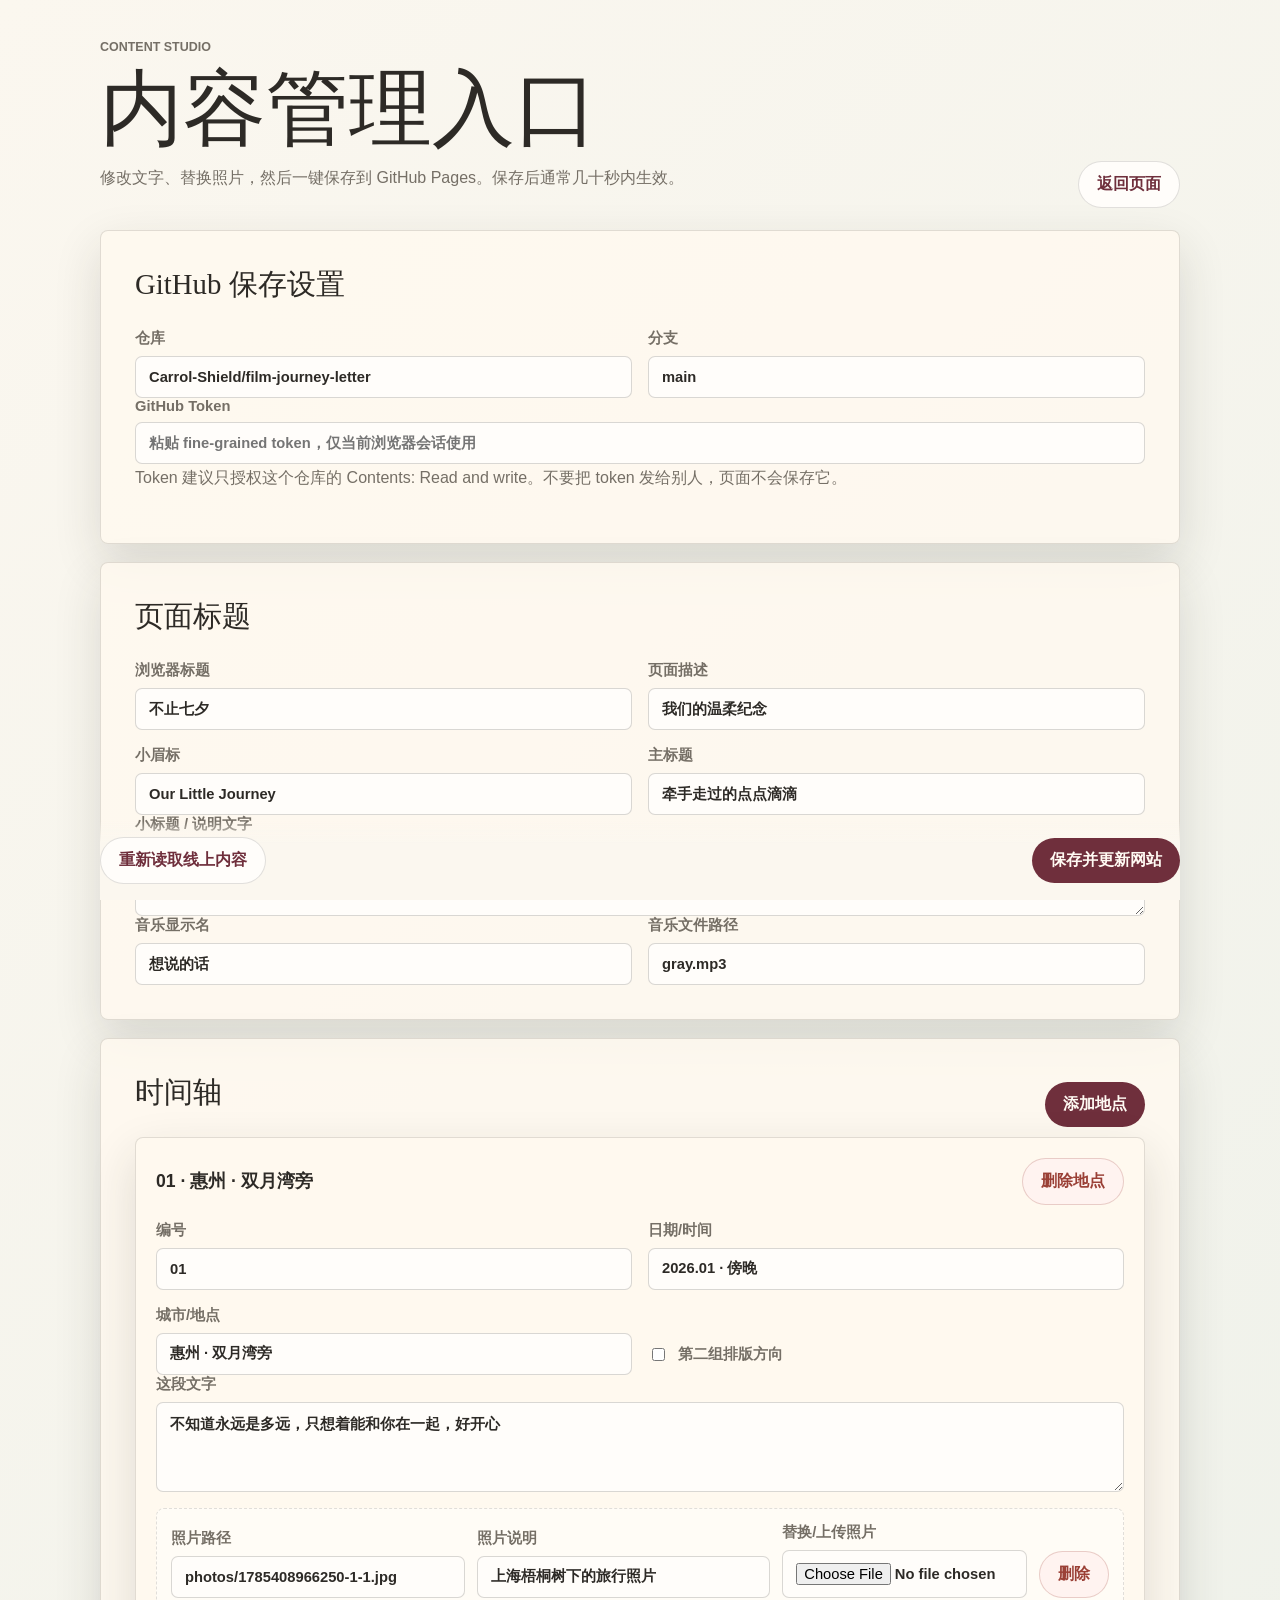
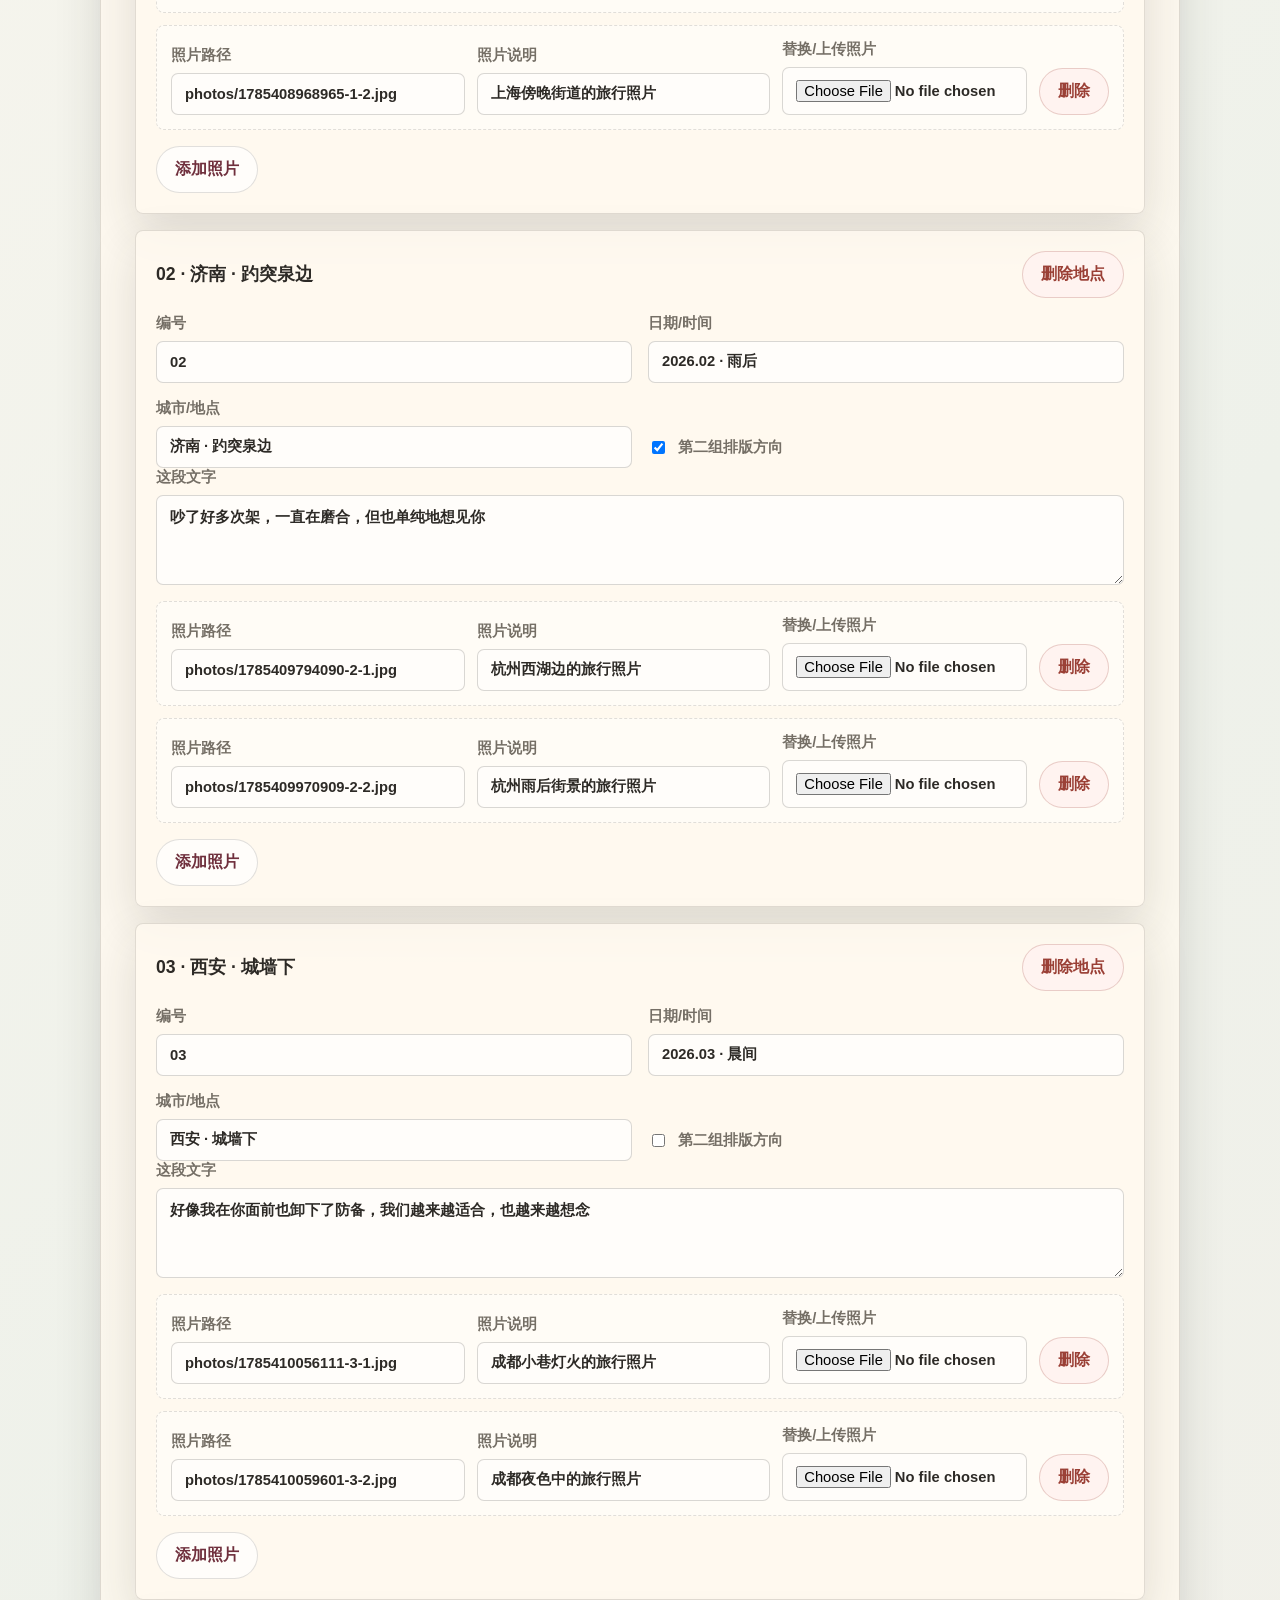
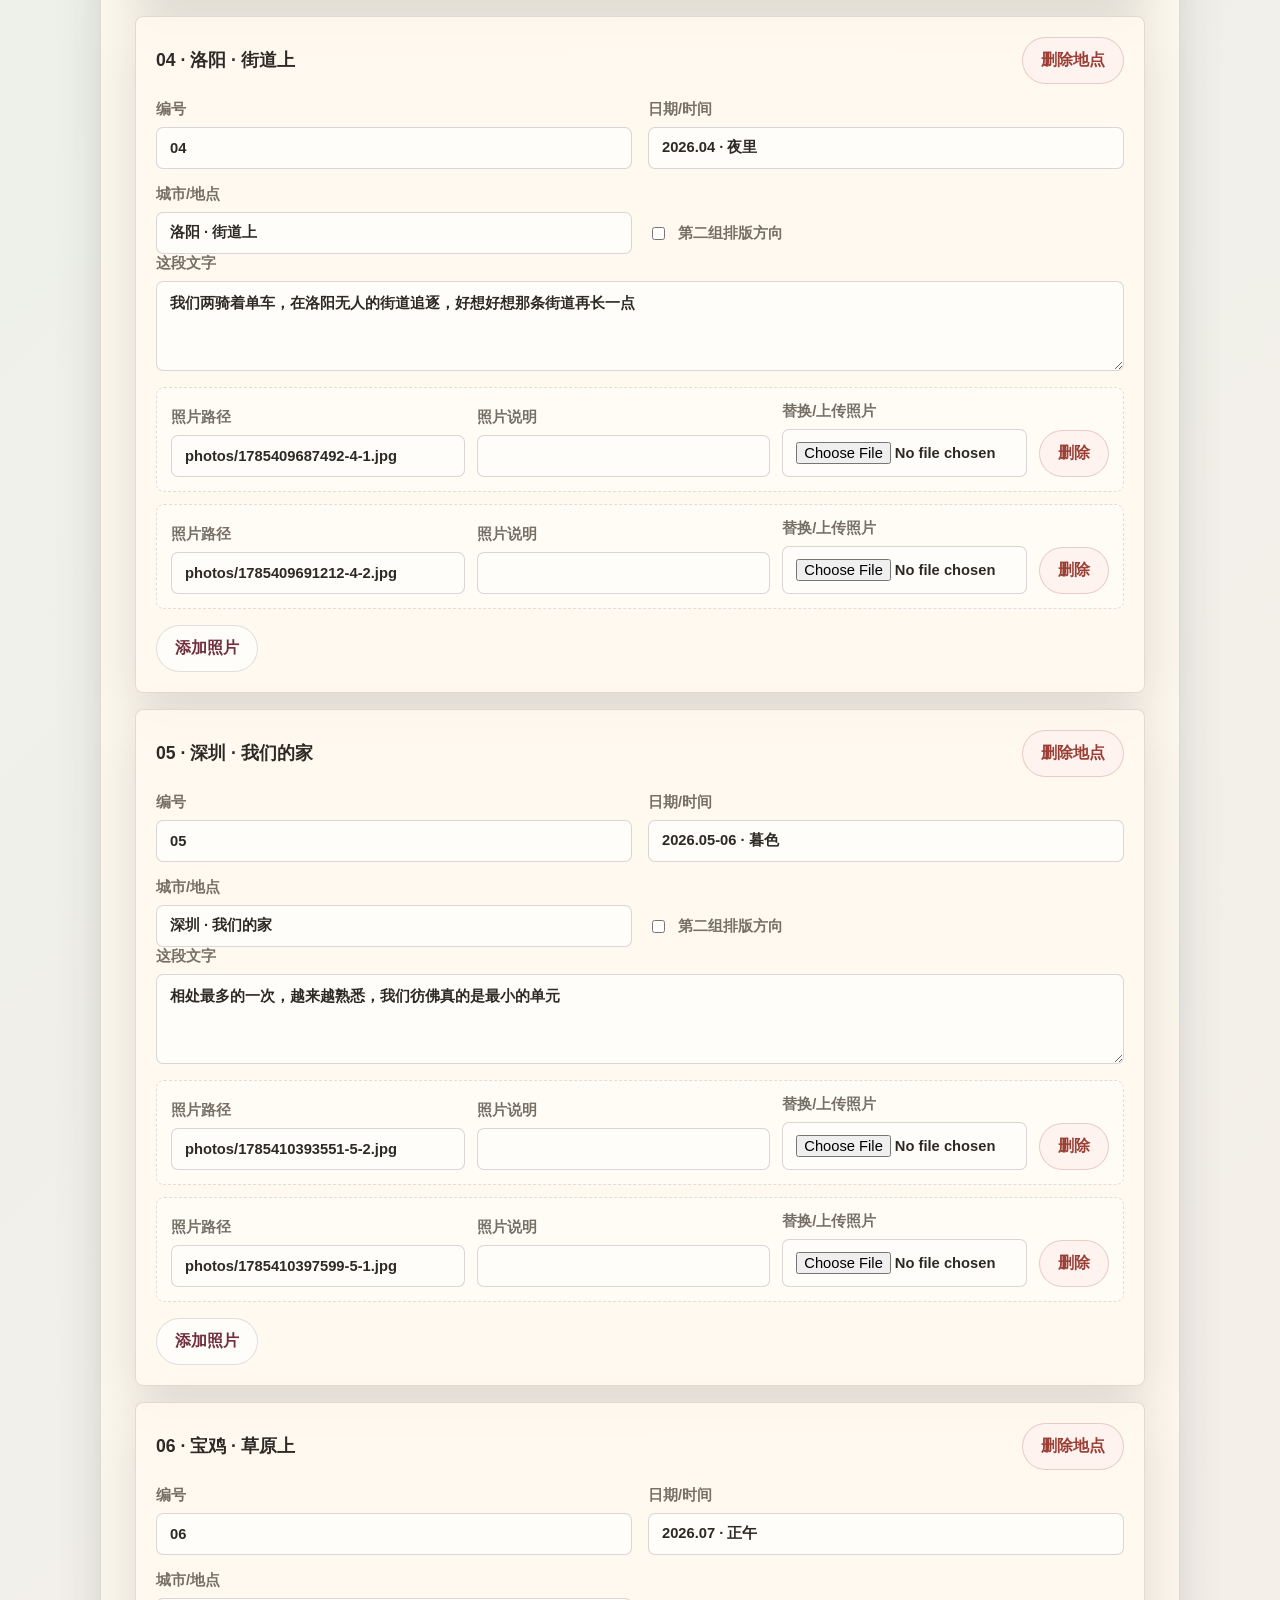
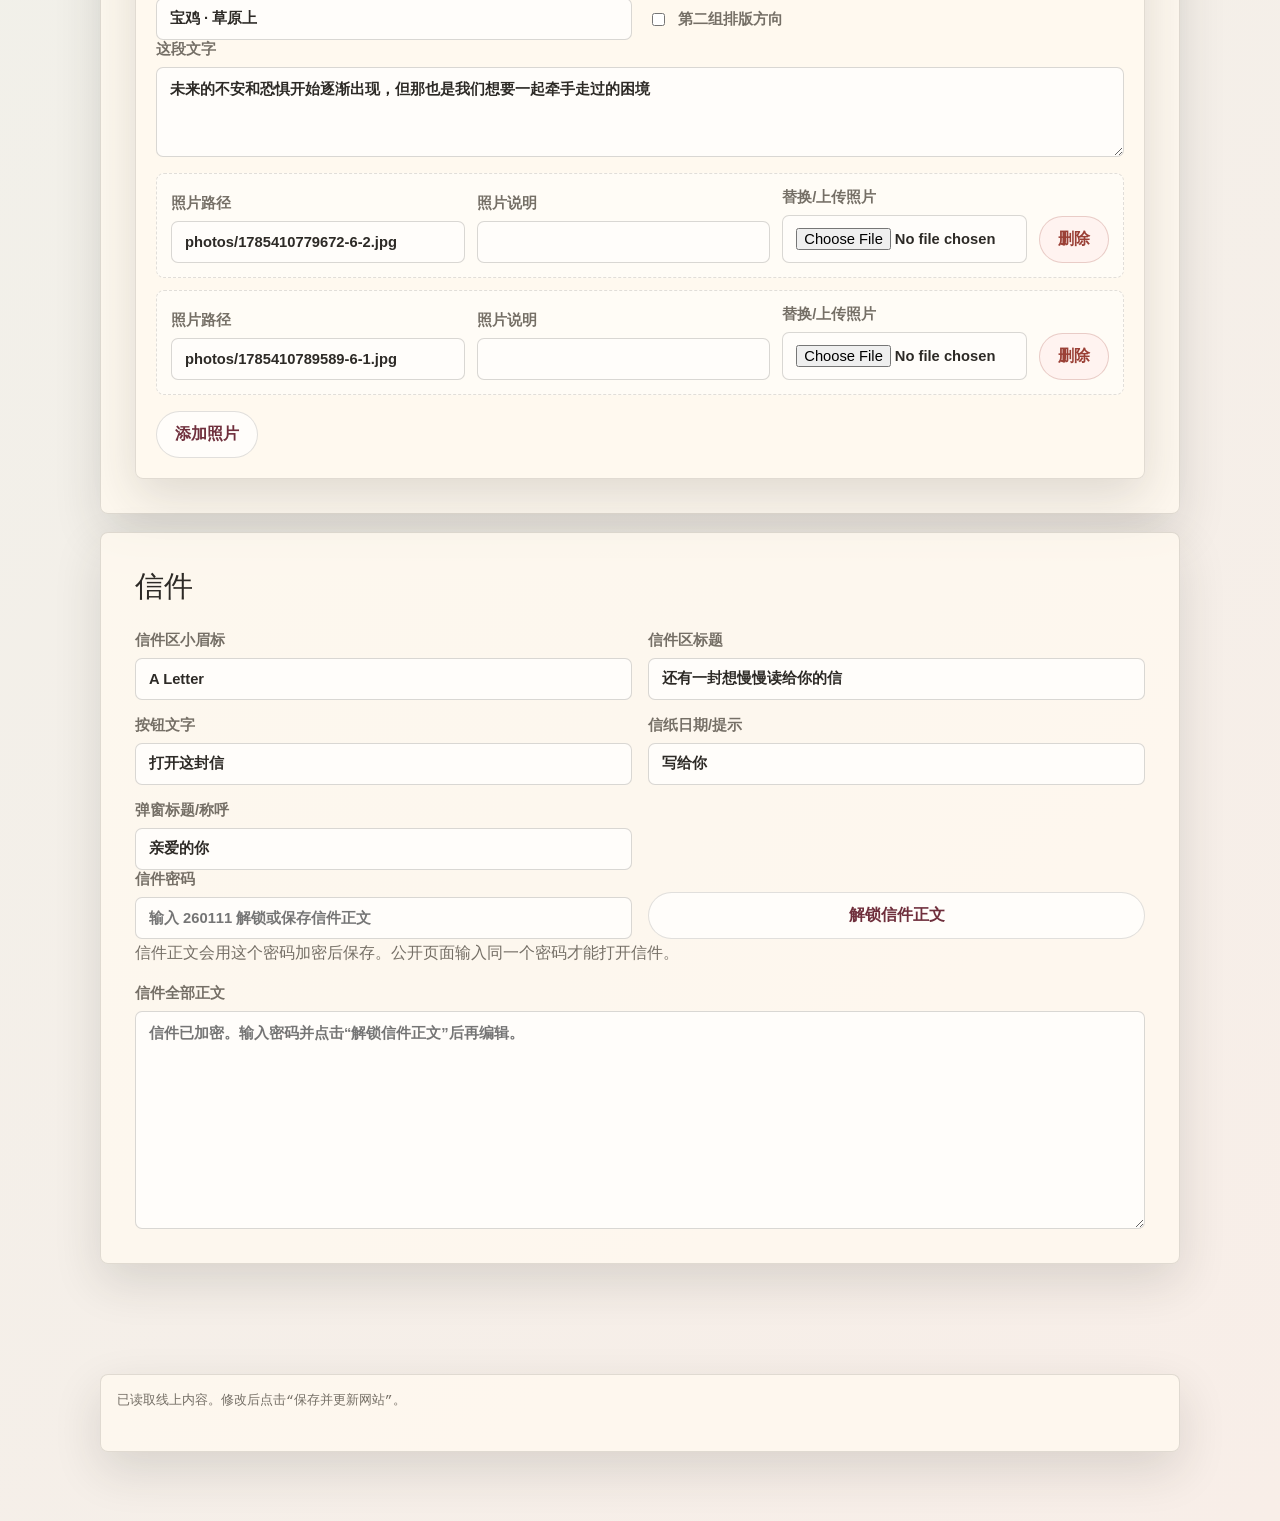
<file: admin.html>
<!doctype html>
<html lang="zh-CN">
  <head>
    <meta charset="utf-8" />
    <meta name="viewport" content="width=device-width, initial-scale=1" />
    <title>内容管理 · 给你的胶片旅行</title>
    <link rel="stylesheet" href="admin.css" />
  </head>
  <body>
    <main class="admin-shell">
      <header class="admin-header">
        <div>
          <p class="eyebrow">Content Studio</p>
          <h1>内容管理入口</h1>
          <p>修改文字、替换照片，然后一键保存到 GitHub Pages。保存后通常几十秒内生效。</p>
        </div>
        <a href="index.html" class="ghost-link">返回页面</a>
      </header>

      <section class="panel auth-panel">
        <h2>GitHub 保存设置</h2>
        <div class="grid two">
          <label>仓库
            <input id="repoInput" value="Carrol-Shield/film-journey-letter" autocomplete="off" />
          </label>
          <label>分支
            <input id="branchInput" value="main" autocomplete="off" />
          </label>
        </div>
        <label>GitHub Token
          <input id="tokenInput" type="password" placeholder="粘贴 fine-grained token，仅当前浏览器会话使用" autocomplete="off" />
        </label>
        <p class="hint">Token 建议只授权这个仓库的 Contents: Read and write。不要把 token 发给别人，页面不会保存它。</p>
      </section>

      <section class="panel">
        <h2>页面标题</h2>
        <div class="grid two">
          <label>浏览器标题
            <input data-path="meta.title" />
          </label>
          <label>页面描述
            <input data-path="meta.description" />
          </label>
          <label>小眉标
            <input data-path="hero.eyebrow" />
          </label>
          <label>主标题
            <input data-path="hero.title" />
          </label>
        </div>
        <label>小标题 / 说明文字
          <textarea data-path="hero.subtitle" rows="3"></textarea>
        </label>
        <div class="grid two">
          <label>音乐显示名
            <input data-path="hero.musicLabel" />
          </label>
          <label>音乐文件路径
            <input data-path="hero.musicSrc" />
          </label>
        </div>
      </section>

      <section class="panel">
        <div class="section-title-row">
          <h2>时间轴</h2>
          <button type="button" id="addTimeline">添加地点</button>
        </div>
        <div id="timelineEditor" class="stack"></div>
      </section>

      <section class="panel">
        <h2>信件</h2>
        <div class="grid two">
          <label>信件区小眉标
            <input data-path="letter.sectionEyebrow" />
          </label>
          <label>信件区标题
            <input data-path="letter.sectionTitle" />
          </label>
          <label>按钮文字
            <input data-path="letter.buttonText" />
          </label>
          <label>信纸日期/提示
            <input data-path="letter.paperDate" />
          </label>
          <label>弹窗标题/称呼
            <input data-path="letter.dialogTitle" />
          </label>
        </div>
        <div class="grid two letter-lock-row">
          <label>信件密码
            <input id="letterPasswordInput" type="password" placeholder="输入 260111 解锁或保存信件正文" autocomplete="off" />
          </label>
          <button type="button" id="unlockLetterBody" class="secondary inline-action">解锁信件正文</button>
        </div>
        <p class="hint">信件正文会用这个密码加密后保存。公开页面输入同一个密码才能打开信件。</p>
        <label>信件全部正文
          <textarea data-path="letter.body" rows="12"></textarea>
        </label>
      </section>

      <section class="actions">
        <button type="button" id="reloadContent" class="secondary">重新读取线上内容</button>
        <button type="button" id="saveContent">保存并更新网站</button>
      </section>

      <pre id="status" class="status">准备就绪。</pre>
    </main>

    <template id="timelineTemplate">
      <article class="editor-card timeline-card">
        <div class="card-head">
          <strong class="item-title"></strong>
          <button type="button" class="danger remove-item">删除地点</button>
        </div>
        <div class="grid two">
          <label>编号
            <input data-field="id" />
          </label>
          <label>日期/时间
            <input data-field="date" />
          </label>
          <label>城市/地点
            <input data-field="place" />
          </label>
          <label class="checkline">
            <input type="checkbox" data-field="reverse" /> 第二组排版方向
          </label>
        </div>
        <label>这段文字
          <textarea data-field="text" rows="4"></textarea>
        </label>
        <div class="photo-editor"></div>
        <button type="button" class="secondary add-photo">添加照片</button>
      </article>
    </template>

    <template id="photoTemplate">
      <div class="photo-row">
        <label>照片路径
          <input data-field="src" />
        </label>
        <label>照片说明
          <input data-field="alt" />
        </label>
        <label>替换/上传照片
          <input type="file" data-field="file" accept="image/*" />
        </label>
        <button type="button" class="danger remove-photo">删除</button>
      </div>
    </template>

    <script src="admin.js"></script>
  </body>
</html>
</file>
<file: admin.css>
:root {
  --ink: #2d2a26;
  --muted: #756f66;
  --paper: #fff9ef;
  --rose: #b96f78;
  --wine: #6f2f3c;
  --moss: #596448;
  --line: rgba(45, 42, 38, 0.14);
  --shadow: 0 18px 48px rgba(45, 42, 38, 0.14);
}
* { box-sizing: border-box; }
body {
  margin: 0;
  color: var(--ink);
  font-family: "Microsoft YaHei", "PingFang SC", Arial, sans-serif;
  background: linear-gradient(135deg, #fbf7ef, #eef1ea 44%, #f8eee8);
}
.admin-shell { width: min(1080px, calc(100% - 28px)); margin: 0 auto; padding: 36px 0 56px; }
.admin-header { display: flex; align-items: end; justify-content: space-between; gap: 24px; margin-bottom: 22px; }
.eyebrow { margin: 0 0 10px; color: var(--wine); font-weight: 800; font-size: .78rem; text-transform: uppercase; }
h1, h2, p { margin-top: 0; }
h1 { margin-bottom: 12px; font-family: Georgia, "STSong", serif; font-size: clamp(2.4rem, 7vw, 5.2rem); font-weight: 500; line-height: 1; }
h2 { font-family: Georgia, "STSong", serif; font-weight: 500; font-size: 1.8rem; }
.admin-header p, .hint { color: var(--muted); line-height: 1.8; }
.panel, .editor-card, .status {
  background: rgba(255, 249, 239, .82);
  border: 1px solid var(--line);
  border-radius: 8px;
  box-shadow: var(--shadow);
}
.panel { padding: clamp(20px, 4vw, 34px); margin-bottom: 18px; }
.grid { display: grid; gap: 16px; }
.grid.two { grid-template-columns: repeat(2, minmax(0, 1fr)); }
label { display: grid; gap: 8px; color: var(--muted); font-size: .92rem; font-weight: 700; }
input, textarea {
  width: 100%;
  border: 1px solid rgba(45, 42, 38, .18);
  border-radius: 7px;
  background: #fffdfa;
  color: var(--ink);
  padding: 12px 13px;
  font: inherit;
  resize: vertical;
}
input:focus, textarea:focus { outline: 3px solid rgba(111, 47, 60, .18); border-color: var(--wine); }
button, .ghost-link {
  border: 0;
  border-radius: 999px;
  background: var(--wine);
  color: #fffaf3;
  padding: 12px 18px;
  font: inherit;
  font-weight: 800;
  text-decoration: none;
  cursor: pointer;
}
.secondary, .ghost-link { background: #fffdfa; color: var(--wine); border: 1px solid var(--line); }
.danger { background: #fff3f0; color: #9a3f35; border: 1px solid rgba(154, 63, 53, .22); }
.section-title-row, .card-head, .actions { display: flex; align-items: center; justify-content: space-between; gap: 14px; }
.stack { display: grid; gap: 16px; }
.editor-card { padding: 20px; }
.card-head { margin-bottom: 16px; }
.item-title { font-size: 1.1rem; }
.checkline { display: flex; align-items: center; gap: 10px; padding-top: 28px; }
.checkline input { width: auto; }
.photo-editor { display: grid; gap: 12px; margin: 16px 0; }
.photo-row { display: grid; grid-template-columns: 1.2fr 1.2fr 1fr auto; gap: 12px; align-items: end; padding: 14px; border: 1px dashed var(--line); border-radius: 8px; background: rgba(255,255,255,.46); }
.actions { position: sticky; bottom: 0; padding: 16px 0; background: linear-gradient(0deg, #fbf7ef 72%, rgba(251,247,239,0)); }
.status { min-height: 78px; padding: 16px; color: var(--muted); white-space: pre-wrap; overflow: auto; }
@media (max-width: 780px) {
  .admin-header, .section-title-row, .actions { align-items: stretch; flex-direction: column; }
  .grid.two, .photo-row { grid-template-columns: 1fr; }
}
.inline-action {
  align-self: end;
  min-height: 45px;
}
</file>
